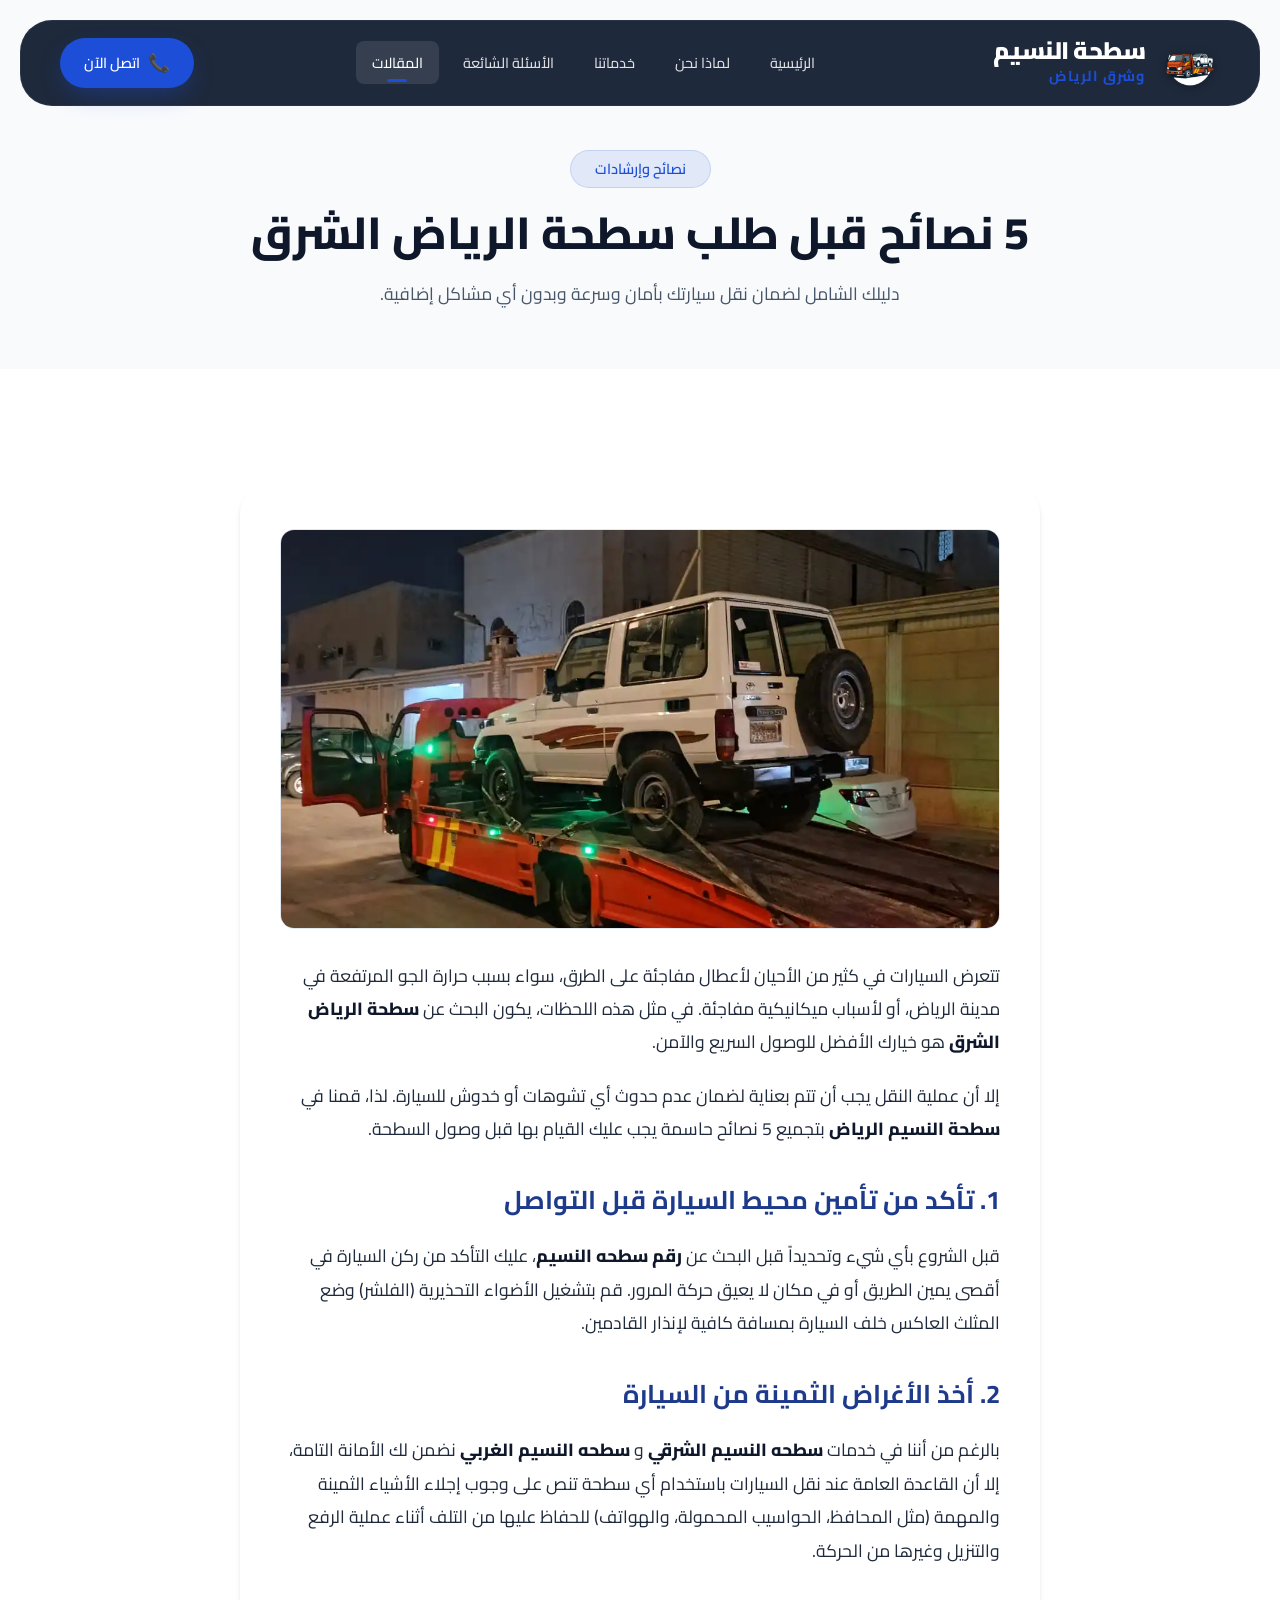
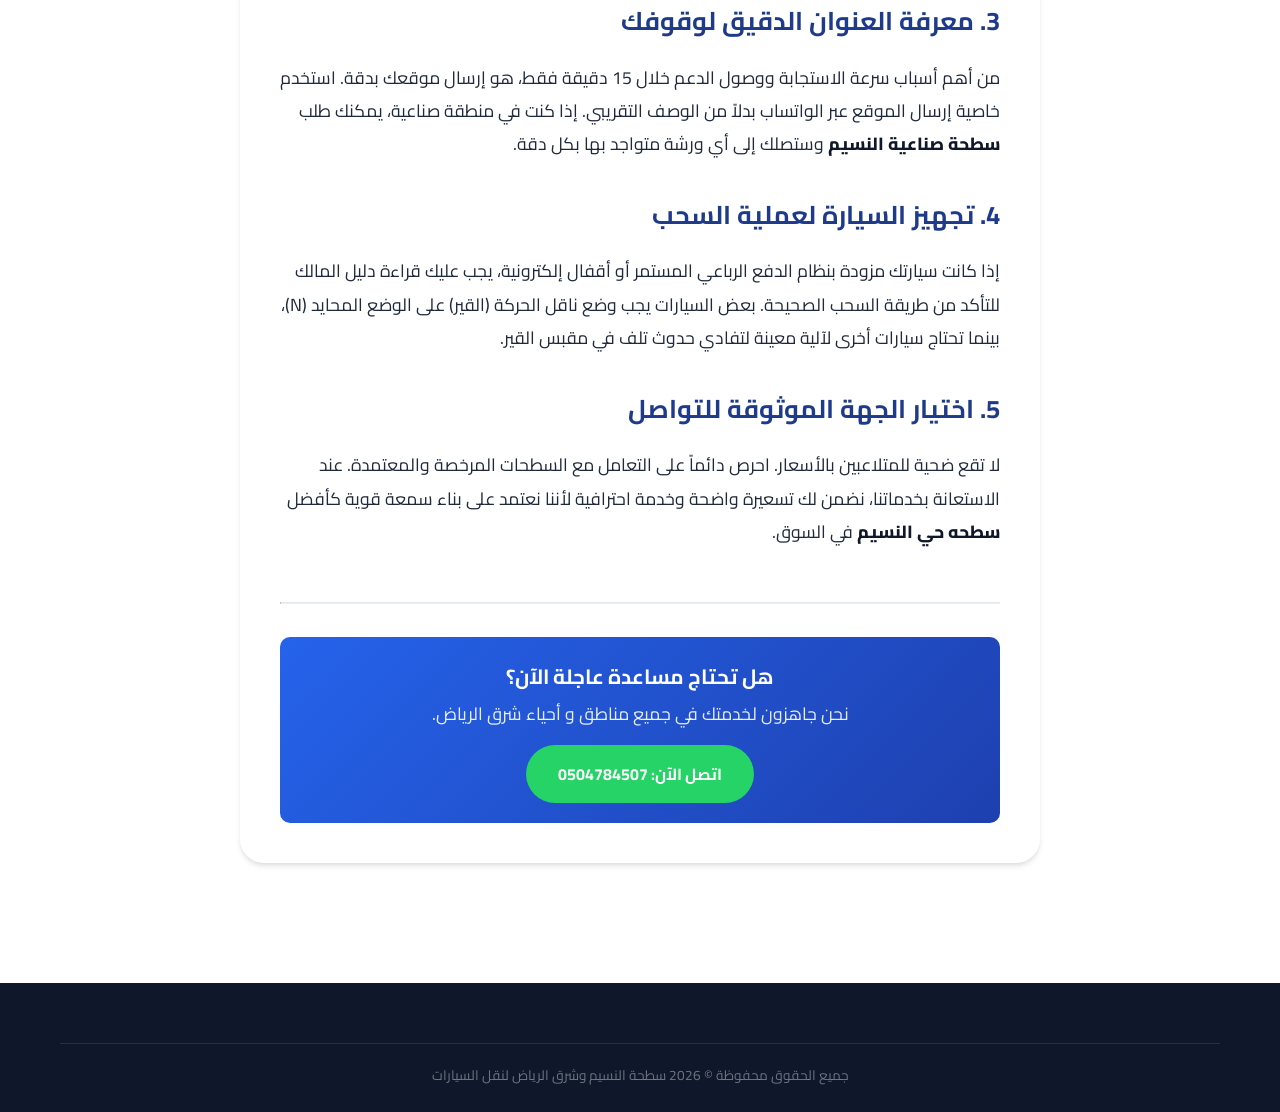
<file: 5-tips-before-towing.html>
<!DOCTYPE html>
<html lang="ar" dir="rtl">

<head>
    <meta charset="UTF-8">
    <meta name="viewport" content="width=device-width, initial-scale=1.0">
    <title>5 نصائح قبل طلب سطحة الرياض الشرق | سطحة النسيم</title>
    <link rel="icon" href="Assets/images/logo.png" type="image/png">
    <link rel="canonical" href="https://sharqsatha.com/5-tips-before-towing.html">

    <meta name="description"
        content="تعرف على 5 نصائح ذهبية يجب اتباعها قبل طلب سطحة الرياض الشرق لضمان سلامة سيارتك وتفادي الخدوش أثناء النقل في سطحه النسيم وأحياء الرياض المختلفة.">
    <meta name="keywords"
        content="سطحة الرياض الشرق, سطحة النسيم الرياض, سطحه النسيم الشرقي, سطحه النسيم الغربي, رقم سطحه النسيم, سطحة النسيم, سطحات شرق الرياض, نقل سيارات">
    
    <link rel="preconnect" href="https://fonts.googleapis.com">
    <link rel="preconnect" href="https://fonts.gstatic.com" crossorigin>
    <link href="https://fonts.googleapis.com/css2?family=Cairo:wght@400;500;700;800;900&family=Montserrat:wght@400;600;800&display=swap" rel="stylesheet">
    <link rel="stylesheet" href="style.css">
    <style>
        .article-main {
            max-width: 800px;
            margin: 0 auto;
            background: var(--white);
            padding: 40px;
            border-radius: var(--radius-lg);
            box-shadow: var(--shadow-sm);
            line-height: 1.9;
            font-size: 1.1rem;
            color: var(--gray-800);
        }
        .article-main h2 {
            font-size: 1.6rem;
            color: var(--primary-dark);
            margin-top: 30px;
            margin-bottom: 15px;
        }
        .article-main p {
            margin-bottom: 20px;
        }
        .article-main strong {
            color: var(--dark);
            font-weight: 800;
        }
        .internal-nav {
            background: var(--dark-2) !important;
        }
    </style>
</head>

<body>

    <!-- Navigation -->
    <nav id="navbar" class="navbar internal-nav">
        <div class="container nav-container">
            <a href="index.html" class="logo">
                <img src="Assets/images/logo.png" alt="شعار سطحة النسيم وشرق الرياض" class="logo-img">
                <div class="logo-text">
                    <span class="logo-main">سطحة النسيم</span>
                    <span class="logo-sub">وشرق الرياض</span>
                </div>
            </a>
            <ul class="nav-links" id="navLinks">
                <li><a href="index.html#home">الرئيسية</a></li>
                <li><a href="index.html#why-us">لماذا نحن</a></li>
                <li><a href="index.html#services">خدماتنا</a></li>
                <li><a href="index.html#faq">الأسئلة الشائعة</a></li>
                <li><a href="index.html#articles" class="active">المقالات</a></li>
            </ul>
            <a href="tel:0504784507" class="nav-cta">
                <span class="phone-icon">📞</span>
                اتصل الآن
            </a>
        </div>
    </nav>

    <!-- Article Header -->
    <header style="padding-top: 150px; background: var(--gray-100); padding-bottom: 60px; text-align: center;">
        <div class="container">
            <span class="section-badge">نصائح وإرشادات</span>
            <h1 class="section-title">5 نصائح قبل طلب سطحة الرياض الشرق</h1>
            <p class="section-desc" style="max-width: 700px; margin: 0 auto;">دليلك الشامل لضمان نقل سيارتك بأمان وسرعة وبدون أي مشاكل إضافية.</p>
        </div>
    </header>

    <!-- Article Body -->
    <main class="section" style="background: var(--gray-50);">
        <div class="container">
            <div class="article-main">
                <img src="Assets/images/WhatsApp Image 2026-03-23 at 1.47.34 PM.webp" alt="نصائح قبل طلب سطحة الرياض الشرق لنقل السيارات" style="width:100%; height:400px; object-fit:cover; border-radius:var(--radius-md); margin-bottom:30px; border:1px solid var(--gray-200);">
                <p>تتعرض السيارات في كثير من الأحيان لأعطال مفاجئة على الطرق، سواء بسبب حرارة الجو المرتفعة في مدينة الرياض، أو لأسباب ميكانيكية مفاجئة. في مثل هذه اللحظات، يكون البحث عن <strong>سطحة الرياض الشرق</strong> هو خيارك الأفضل للوصول السريع والآمن.</p>

                <p>إلا أن عملية النقل يجب أن تتم بعناية لضمان عدم حدوث أي تشوهات أو خدوش للسيارة. لذا، قمنا في <strong>سطحة النسيم الرياض</strong> بتجميع 5 نصائح حاسمة يجب عليك القيام بها قبل وصول السطحة.</p>

                <h2>1. تأكد من تأمين محيط السيارة قبل التواصل</h2>
                <p>قبل الشروع بأي شيء وتحديداً قبل البحث عن <strong>رقم سطحه النسيم</strong>، عليك التأكد من ركن السيارة في أقصى يمين الطريق أو في مكان لا يعيق حركة المرور. قم بتشغيل الأضواء التحذيرية (الفلشر) وضع المثلث العاكس خلف السيارة بمسافة كافية لإنذار القادمين.</p>

                <h2>2. أخذ الأغراض الثمينة من السيارة</h2>
                <p>بالرغم من أننا في خدمات <strong>سطحه النسيم الشرقي</strong> و <strong>سطحه النسيم الغربي</strong> نضمن لك الأمانة التامة، إلا أن القاعدة العامة عند نقل السيارات باستخدام أي سطحة تنص على وجوب إجلاء الأشياء الثمينة والمهمة (مثل المحافظ، الحواسيب المحمولة، والهواتف) للحفاظ عليها من التلف أثناء عملية الرفع والتنزيل وغيرها من الحركة.</p>

                <h2>3. معرفة العنوان الدقيق لوقوفك</h2>
                <p>من أهم أسباب سرعة الاستجابة ووصول الدعم خلال 15 دقيقة فقط، هو إرسال موقعك بدقة. استخدم خاصية إرسال الموقع عبر الواتساب بدلاً من الوصف التقريبي. إذا كنت في منطقة صناعية، يمكنك طلب <strong>سطحة صناعية النسيم</strong> وستصلك إلى أي ورشة متواجد بها بكل دقة.</p>

                <h2>4. تجهيز السيارة لعملية السحب</h2>
                <p>إذا كانت سيارتك مزودة بنظام الدفع الرباعي المستمر أو أقفال إلكترونية، يجب عليك قراءة دليل المالك للتأكد من طريقة السحب الصحيحة. بعض السيارات يجب وضع ناقل الحركة (القير) على الوضع المحايد (N)، بينما تحتاج سيارات أخرى لآلية معينة لتفادي حدوث تلف في مقبس القير.</p>

                <h2>5. اختيار الجهة الموثوقة للتواصل</h2>
                <p>لا تقع ضحية للمتلاعبين بالأسعار. احرص دائماً على التعامل مع السطحات المرخصة والمعتمدة. عند الاستعانة بخدماتنا، نضمن لك تسعيرة واضحة وخدمة احترافية لأننا نعتمد على بناء سمعة قوية كأفضل <strong>سطحه حي النسيم</strong> في السوق.</p>

                <br>
                <hr style="border-top:1px solid var(--gray-200);">
                <br>
                <div style="text-align:center; padding: 20px; background: var(--primary-gradient); border-radius:10px; color:var(--white);">
                    <h3>هل تحتاج مساعدة عاجلة الآن؟</h3>
                    <p style="color:rgba(255,255,255,0.9); margin-bottom:15px;">نحن جاهزون لخدمتك في جميع مناطق و أحياء شرق الرياض.</p>
                    <a href="tel:0504784507" class="btn btn-whatsapp" style="color:var(--white); box-shadow:none;">اتصل الآن: 0504784507</a>
                </div>
            </div>
        </div>
    </main>

    <!-- Footer -->
    <footer class="footer">
        <div class="container">
            <div class="footer-bottom" style="text-align:center; padding-top:20px; border-top: 1px solid rgba(255,255,255,0.1);">
                <p>جميع الحقوق محفوظة &copy; 2026 سطحة النسيم وشرق الرياض لنقل السيارات</p>
            </div>
        </div>
    </footer>

</body>
</html>
</file>
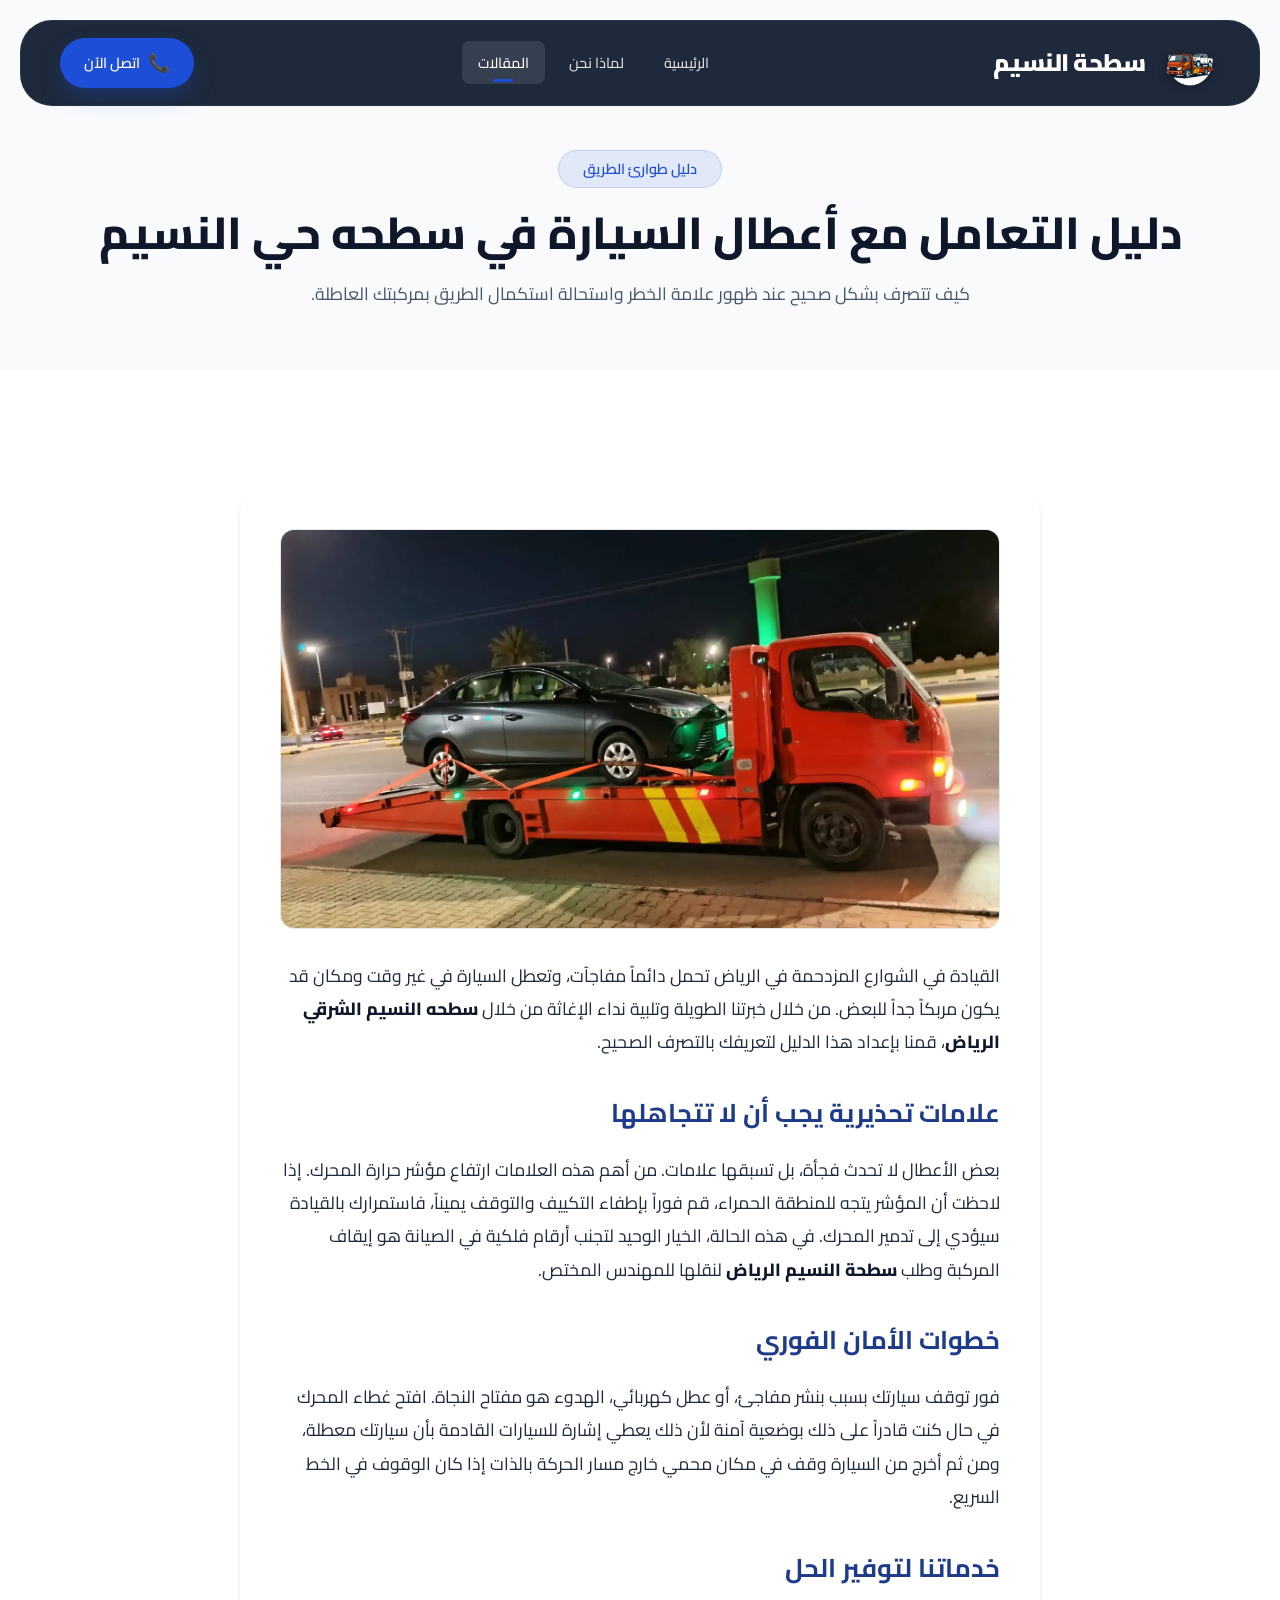
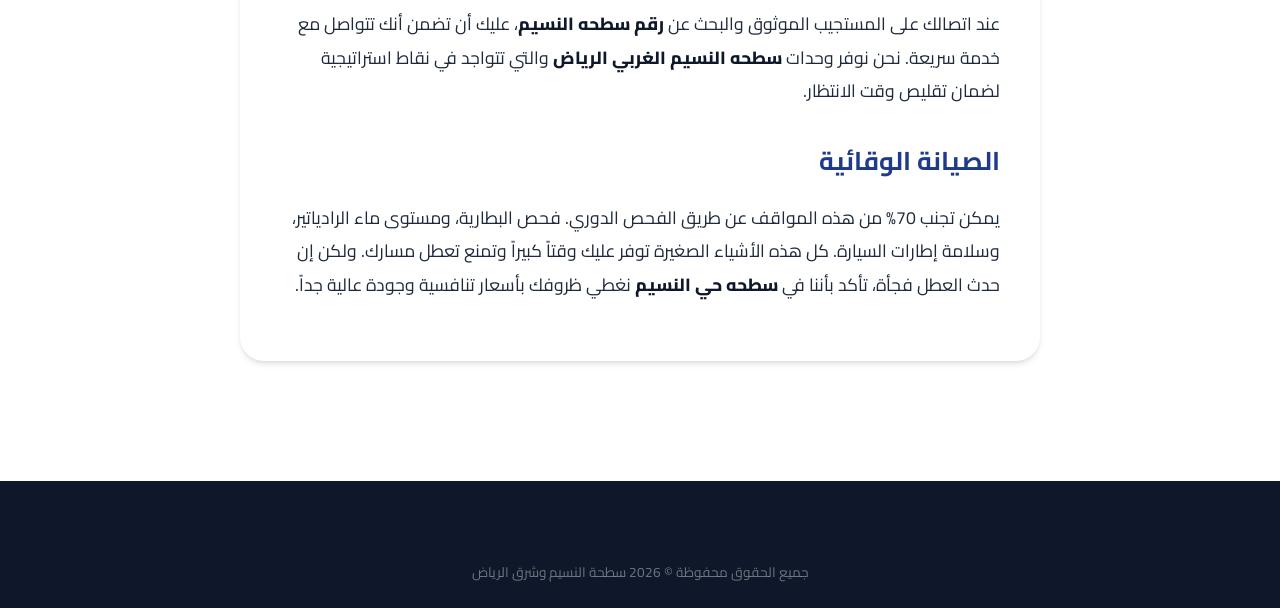
<file: car-breakdown-guide.html>
<!DOCTYPE html>
<html lang="ar" dir="rtl">

<head>
    <meta charset="UTF-8">
    <meta name="viewport" content="width=device-width, initial-scale=1.0">
    <title>دليل التعامل مع أعطال السيارة | سطحه حي النسيم</title>
    <link rel="icon" href="Assets/images/logo.png" type="image/png">
    <link rel="canonical" href="https://sharqsatha.com/car-breakdown-guide.html">

    <meta name="description"
        content="خطوات ودليل استرشادي لكيفية التصرف الصحيح عند تعطل سيارتك في الطريق العام، وكيفية تجهيز سيارتك ريثما تصلك سطحة النسيم الرياض.">
    <meta name="keywords"
        content="سطحه حي النسيم, سطحة النسيم الرياض, سطحه النسيم الغربي الرياض, سطحه النسيم الشرقي الرياض, مشاكل السيارة, تعطل السيارة في الطريق, رقم سطحه النسيم, سطحة">
    
    <link rel="preconnect" href="https://fonts.googleapis.com">
    <link rel="preconnect" href="https://fonts.gstatic.com" crossorigin>
    <link href="https://fonts.googleapis.com/css2?family=Cairo:wght@400;500;700;800;900&family=Montserrat:wght@400;600;800&display=swap" rel="stylesheet">
    <link rel="stylesheet" href="style.css">
    <style>
        .article-main {
            max-width: 800px;
            margin: 0 auto;
            background: var(--white);
            padding: 40px;
            border-radius: var(--radius-lg);
            box-shadow: var(--shadow-sm);
            line-height: 1.9;
            font-size: 1.1rem;
            color: var(--gray-800);
        }
        .article-main h2 {
            font-size: 1.6rem;
            color: var(--primary-dark);
            margin-top: 30px;
            margin-bottom: 15px;
        }
        .article-main p {
            margin-bottom: 20px;
        }
        .article-main strong {
            color: var(--dark);
            font-weight: 800;
        }
        .internal-nav {
            background: var(--dark-2) !important;
        }
    </style>
</head>

<body>

    <nav id="navbar" class="navbar internal-nav">
        <div class="container nav-container">
            <a href="index.html" class="logo">
                <img src="Assets/images/logo.png" alt="شعار سطحة النسيم" class="logo-img">
                <div class="logo-text">
                    <span class="logo-main">سطحة النسيم</span>
                </div>
            </a>
            <ul class="nav-links" id="navLinks">
                <li><a href="index.html#home">الرئيسية</a></li>
                <li><a href="index.html#why-us">لماذا نحن</a></li>
                <li><a href="index.html#articles" class="active">المقالات</a></li>
            </ul>
            <a href="tel:0504784507" class="nav-cta">
                <span class="phone-icon">📞</span>
                اتصل الآن
            </a>
        </div>
    </nav>

    <header style="padding-top: 150px; background: var(--gray-100); padding-bottom: 60px; text-align: center;">
        <div class="container">
            <span class="section-badge">دليل طوارئ الطريق</span>
            <h1 class="section-title">دليل التعامل مع أعطال السيارة في سطحه حي النسيم</h1>
            <p class="section-desc" style="max-width: 700px; margin: 0 auto;">كيف تتصرف بشكل صحيح عند ظهور علامة الخطر واستحالة استكمال الطريق بمركبتك العاطلة.</p>
        </div>
    </header>

    <main class="section" style="background: var(--gray-50);">
        <div class="container">
            <div class="article-main">
                <img src="Assets/images/WhatsApp Image 2026-03-23 at 1.47.29 PM.webp" alt="دليل التعامل مع أعطال السيارة وتجهيزها لسحب سطحه حي النسيم" style="width:100%; height:400px; object-fit:cover; border-radius:var(--radius-md); margin-bottom:30px; border:1px solid var(--gray-200);">
                <p>القيادة في الشوارع المزدحمة في الرياض تحمل دائماً مفاجآت، وتعطل السيارة في غير وقت ومكان قد يكون مربكاً جداً للبعض. من خلال خبرتنا الطويلة وتلبية نداء الإغاثة من خلال <strong>سطحه النسيم الشرقي الرياض</strong>، قمنا بإعداد هذا الدليل لتعريفك بالتصرف الصحيح.</p>

                <h2>علامات تحذيرية يجب أن لا تتجاهلها</h2>
                <p>بعض الأعطال لا تحدث فجأة، بل تسبقها علامات. من أهم هذه العلامات ارتفاع مؤشر حرارة المحرك. إذا لاحظت أن المؤشر يتجه للمنطقة الحمراء، قم فوراً بإطفاء التكييف والتوقف يميناً، فاستمرارك بالقيادة سيؤدي إلى تدمير المحرك. في هذه الحالة، الخيار الوحيد لتجنب أرقام فلكية في الصيانة هو إيقاف المركبة وطلب <strong>سطحة النسيم الرياض</strong> لنقلها للمهندس المختص.</p>

                <h2>خطوات الأمان الفوري</h2>
                <p>فور توقف سيارتك بسبب بنشر مفاجئ، أو عطل كهربائي، الهدوء هو مفتاح النجاة. افتح غطاء المحرك في حال كنت قادراً على ذلك بوضعية آمنة لأن ذلك يعطي إشارة للسيارات القادمة بأن سيارتك معطلة، ومن ثم أخرج من السيارة وقف في مكان محمي خارج مسار الحركة بالذات إذا كان الوقوف في الخط السريع.</p>

                <h2>خدماتنا لتوفير الحل</h2>
                <p>عند اتصالك على المستجيب الموثوق والبحث عن <strong>رقم سطحه النسيم</strong>، عليك أن تضمن أنك تتواصل مع خدمة سريعة. نحن نوفر وحدات <strong>سطحه النسيم الغربي الرياض</strong> والتي تتواجد في نقاط استراتيجية لضمان تقليص وقت الانتظار.</p>

                <h2>الصيانة الوقائية</h2>
                <p>يمكن تجنب 70% من هذه المواقف عن طريق الفحص الدوري. فحص البطارية، ومستوى ماء الرادياتير، وسلامة إطارات السيارة. كل هذه الأشياء الصغيرة توفر عليك وقتاً كبيراً وتمنع تعطل مسارك. ولكن إن حدث العطل فجأة، تأكد بأننا في <strong>سطحه حي النسيم</strong> نغطي ظروفك بأسعار تنافسية وجودة عالية جداً.</p>

            </div>
        </div>
    </main>

    <footer class="footer">
        <div class="container">
            <div class="footer-bottom" style="text-align:center; padding-top:20px;">
                <p>جميع الحقوق محفوظة &copy; 2026 سطحة النسيم وشرق الرياض</p>
            </div>
        </div>
    </footer>

</body>
</html>
</file>
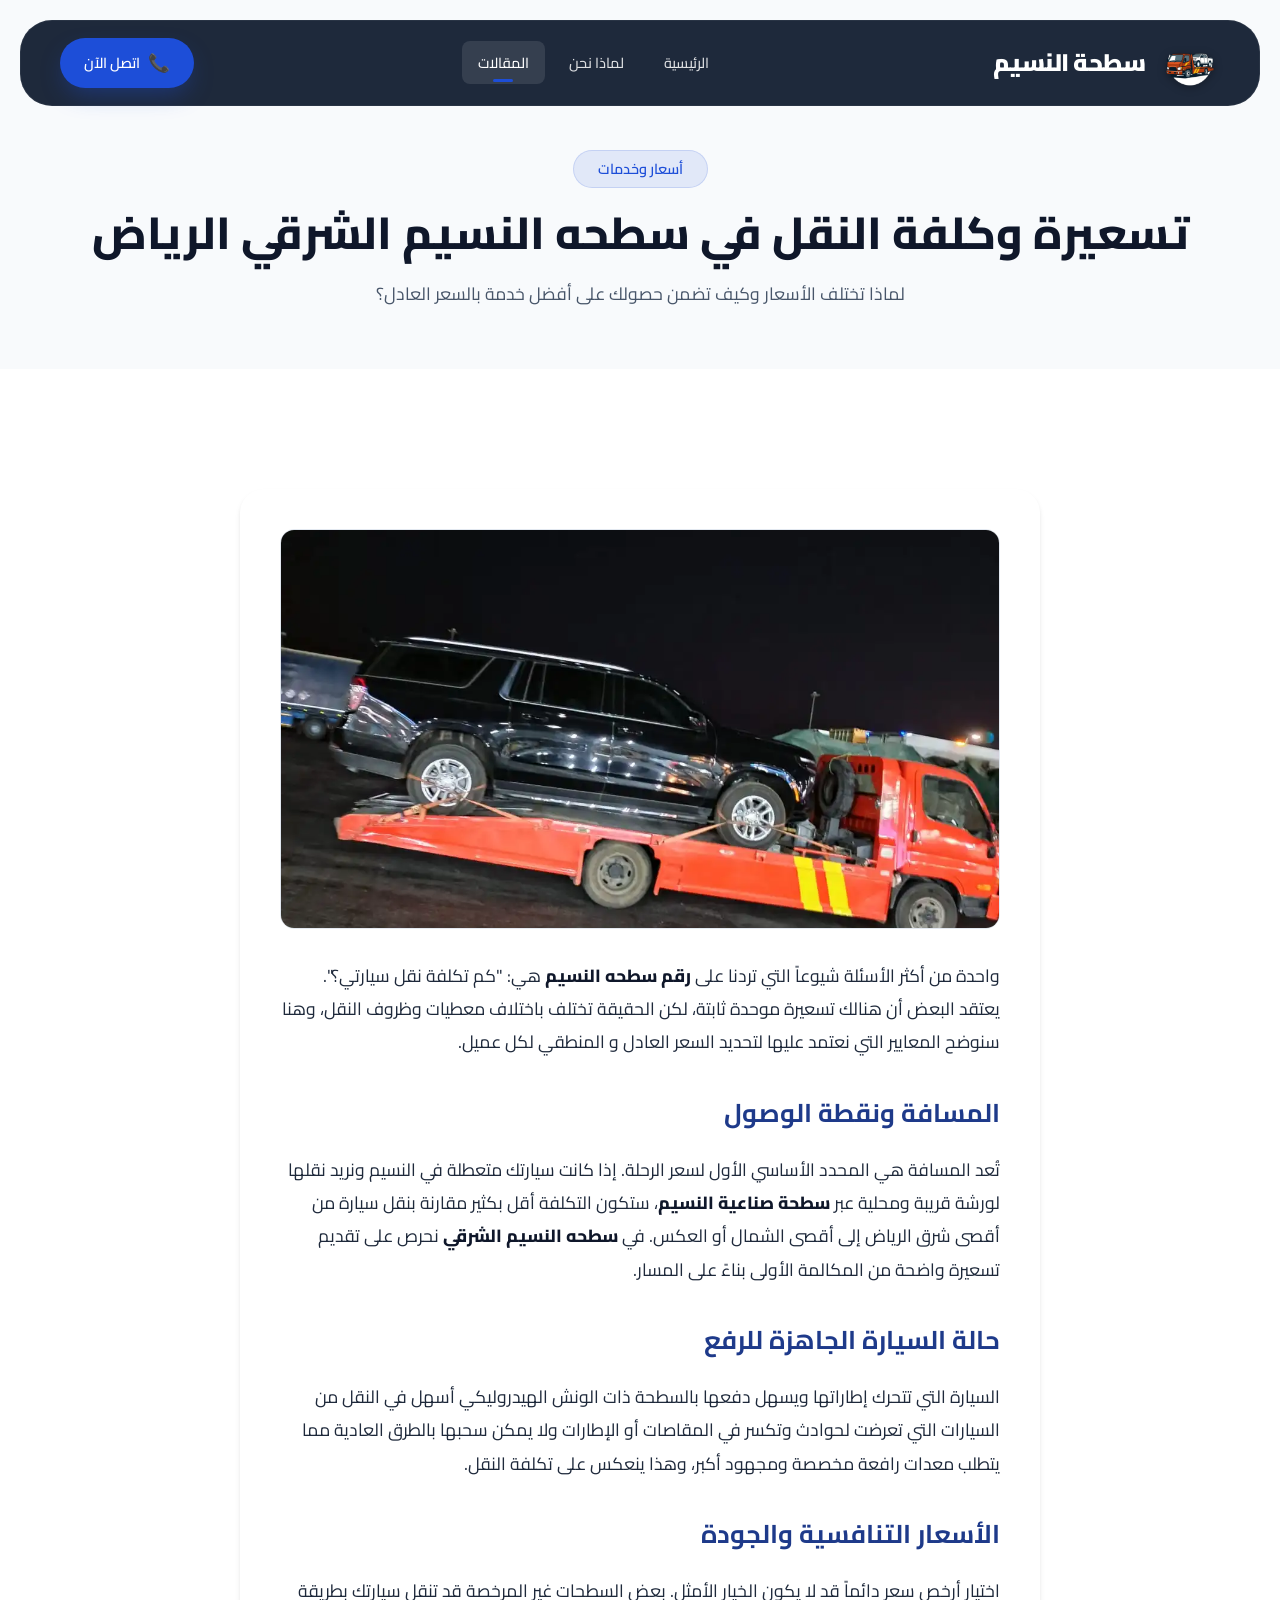
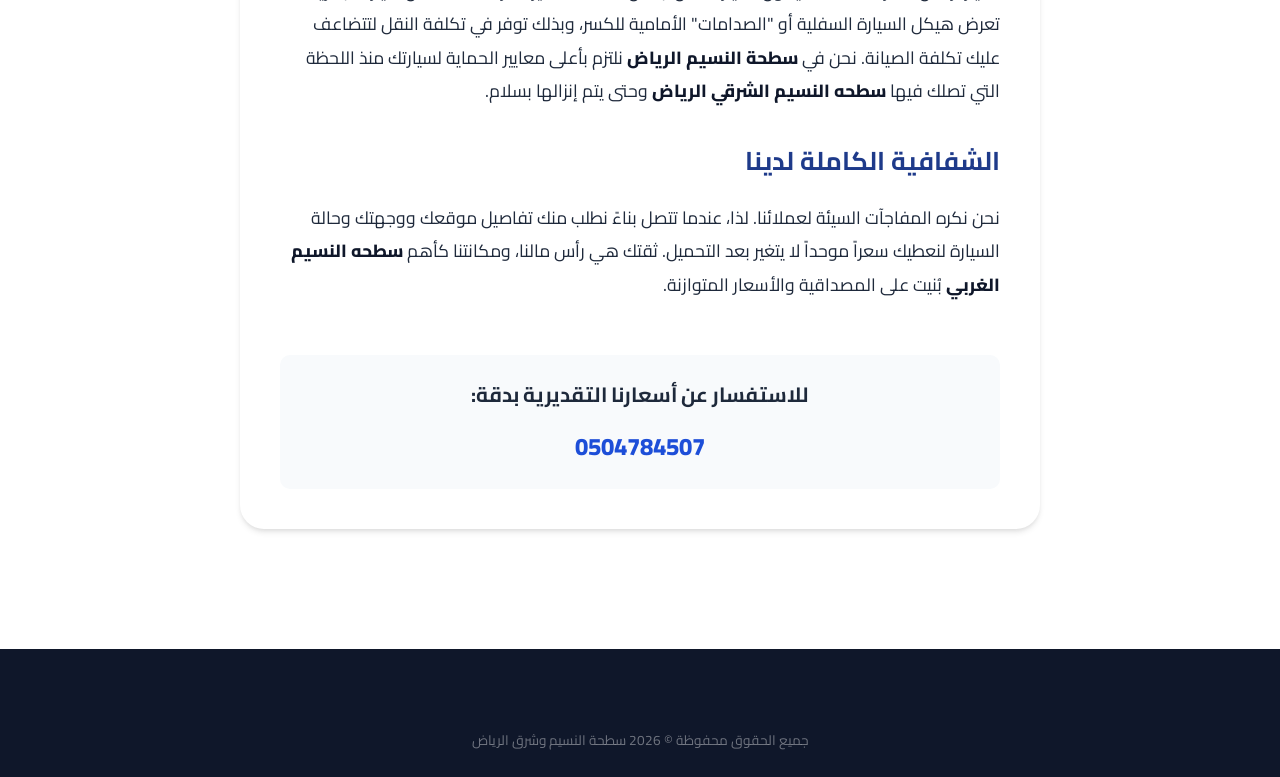
<file: towing-prices-riyadh.html>
<!DOCTYPE html>
<html lang="ar" dir="rtl">

<head>
    <meta charset="UTF-8">
    <meta name="viewport" content="width=device-width, initial-scale=1.0">
    <title>تسعيرة وكلفة النقل في سطحه النسيم الشرقي الرياض</title>
    <link rel="icon" href="Assets/images/logo.png" type="image/png">
    <link rel="canonical" href="https://sharqsatha.com/towing-prices-riyadh.html">

    <meta name="description"
        content="تعرف على العوامل التي تؤثر على أسعار نقل السيارات، وكيف نحرص في سطحة النسيم الرياض على تقديم أفضل سعر في السوق بلا أي رسوم مخفية.">
    <meta name="keywords"
        content="تسعيرة سطحة, اسعار سطحات الرياض, سطحه النسيم الشرقي, سطحة النسيم الرياض, رقم سطحه النسيم, سطحة صناعية النسيم, سطحه النسيم الشرقي الرياض">
    
    <link rel="preconnect" href="https://fonts.googleapis.com">
    <link rel="preconnect" href="https://fonts.gstatic.com" crossorigin>
    <link href="https://fonts.googleapis.com/css2?family=Cairo:wght@400;500;700;800;900&family=Montserrat:wght@400;600;800&display=swap" rel="stylesheet">
    <link rel="stylesheet" href="style.css">
    <style>
        .article-main {
            max-width: 800px;
            margin: 0 auto;
            background: var(--white);
            padding: 40px;
            border-radius: var(--radius-lg);
            box-shadow: var(--shadow-sm);
            line-height: 1.9;
            font-size: 1.1rem;
            color: var(--gray-800);
        }
        .article-main h2 {
            font-size: 1.6rem;
            color: var(--primary-dark);
            margin-top: 30px;
            margin-bottom: 15px;
        }
        .article-main p {
            margin-bottom: 20px;
        }
        .article-main strong {
            color: var(--dark);
            font-weight: 800;
        }
        .internal-nav {
            background: var(--dark-2) !important;
        }
    </style>
</head>

<body>

    <nav id="navbar" class="navbar internal-nav">
        <div class="container nav-container">
            <a href="index.html" class="logo">
                <img src="Assets/images/logo.png" alt="شعار سطحة النسيم" class="logo-img">
                <div class="logo-text">
                    <span class="logo-main">سطحة النسيم</span>
                </div>
            </a>
            <ul class="nav-links" id="navLinks">
                <li><a href="index.html#home">الرئيسية</a></li>
                <li><a href="index.html#why-us">لماذا نحن</a></li>
                <li><a href="index.html#articles" class="active">المقالات</a></li>
            </ul>
            <a href="tel:0504784507" class="nav-cta">
                <span class="phone-icon">📞</span>
                اتصل الآن
            </a>
        </div>
    </nav>

    <header style="padding-top: 150px; background: var(--gray-100); padding-bottom: 60px; text-align: center;">
        <div class="container">
            <span class="section-badge">أسعار وخدمات</span>
            <h1 class="section-title">تسعيرة وكلفة النقل في سطحه النسيم الشرقي الرياض</h1>
            <p class="section-desc" style="max-width: 700px; margin: 0 auto;">لماذا تختلف الأسعار وكيف تضمن حصولك على أفضل خدمة بالسعر العادل؟</p>
        </div>
    </header>

    <main class="section" style="background: var(--gray-50);">
        <div class="container">
            <div class="article-main">
                <img src="Assets/images/WhatsApp Image 2026-03-23 at 1.47.31 PM(1).webp" alt="تكلفة واسعار السطحات في النسيم وشرق الرياض" style="width:100%; height:400px; object-fit:cover; border-radius:var(--radius-md); margin-bottom:30px; border:1px solid var(--gray-200);">
                <p>واحدة من أكثر الأسئلة شيوعاً التي تردنا على <strong>رقم سطحه النسيم</strong> هي: "كم تكلفة نقل سيارتي؟". يعتقد البعض أن هنالك تسعيرة موحدة ثابتة، لكن الحقيقة تختلف باختلاف معطيات وظروف النقل، وهنا سنوضح المعايير التي نعتمد عليها لتحديد السعر العادل و المنطقي لكل عميل.</p>

                <h2>المسافة ونقطة الوصول</h2>
                <p>تُعد المسافة هي المحدد الأساسي الأول لسعر الرحلة. إذا كانت سيارتك متعطلة في النسيم ونريد نقلها لورشة قريبة ومحلية عبر <strong>سطحة صناعية النسيم</strong>، ستكون التكلفة أقل بكثير مقارنة بنقل سيارة من أقصى شرق الرياض إلى أقصى الشمال أو العكس. في <strong>سطحه النسيم الشرقي</strong> نحرص على تقديم تسعيرة واضحة من المكالمة الأولى بناءً على المسار.</p>

                <h2>حالة السيارة الجاهزة للرفع</h2>
                <p>السيارة التي تتحرك إطاراتها ويسهل دفعها بالسطحة ذات الونش الهيدروليكي أسهل في النقل من السيارات التي تعرضت لحوادث وتكسر في المقاصات أو الإطارات ولا يمكن سحبها بالطرق العادية مما يتطلب معدات رافعة مخصصة ومجهود أكبر، وهذا ينعكس على تكلفة النقل.</p>

                <h2>الأسعار التنافسية والجودة</h2>
                <p>اختيار أرخص سعر دائماً قد لا يكون الخيار الأمثل. بعض السطحات غير المرخصة قد تنقل سيارتك بطريقة تعرض هيكل السيارة السفلية أو "الصدامات" الأمامية للكسر، وبذلك توفر في تكلفة النقل لتتضاعف عليك تكلفة الصيانة. نحن في <strong>سطحة النسيم الرياض</strong> نلتزم بأعلى معايير الحماية لسيارتك منذ اللحظة التي تصلك فيها <strong>سطحه النسيم الشرقي الرياض</strong> وحتى يتم إنزالها بسلام.</p>

                <h2>الشفافية الكاملة لدينا</h2>
                <p>نحن نكره المفاجآت السيئة لعملائنا. لذا، عندما تتصل بناءً نطلب منك تفاصيل موقعك ووجهتك وحالة السيارة لنعطيك سعراً موحداً لا يتغير بعد التحميل. ثقتك هي رأس مالنا، ومكانتنا كأهم <strong>سطحه النسيم الغربي</strong> بُنيت على المصداقية والأسعار المتوازنة.</p>
                
                <br>
                <div style="text-align:center; padding: 20px; background: var(--gray-100); border-radius:10px;">
                    <h3>للاستفسار عن أسعارنا التقديرية بدقة:</h3>
                    <a href="tel:0504784507" style="color:var(--primary); font-size:1.5rem; font-weight:800; display:block; margin-top:10px;">0504784507</a>
                </div>
            </div>
        </div>
    </main>

    <footer class="footer">
        <div class="container">
            <div class="footer-bottom" style="text-align:center; padding-top:20px;">
                <p>جميع الحقوق محفوظة &copy; 2026 سطحة النسيم وشرق الرياض</p>
            </div>
        </div>
    </footer>

</body>
</html>
</file>
<file: style.css>
/* ============================================
   سطحة النسيم وشرق الرياض - Professional Tow Truck Website
   ============================================ */

/* CSS Variables & Design Tokens */
:root {
    /* Primary Colors - Deep Ocean Blue */
    --primary: #1D4ED8;
    --primary-dark: #1E3A8A;
    --primary-light: #3B82F6;
    --primary-gradient: linear-gradient(135deg, #2563EB, #1E40AF);
    
    /* Accents - Amber Gold */
    --accent: #F59E0B;
    --accent-dark: #D97706;
    --accent-light: #FCD34D;
    
    /* Neutrals - Clean Slate Grays */
    --dark: #0F172A;
    --dark-2: #1E293B;
    --dark-3: #334155;
    --gray-900: #0F172A;
    --gray-800: #1E293B;
    --gray-700: #334155;
    --gray-600: #475569;
    --gray-500: #64748B;
    --gray-400: #94A3B8;
    --gray-300: #CBD5E1;
    --gray-200: #E2E8F0;
    --gray-100: #F8FAFC;
    --white: #FFFFFF;
    
    /* WhatsApp */
    --whatsapp: #25D366;
    --whatsapp-dark: #128C7E;
    
    /* Premium Shadows & Glows */
    --shadow-sm: 0 4px 6px -1px rgba(0, 0, 0, 0.1), 0 2px 4px -1px rgba(0, 0, 0, 0.06);
    --shadow-md: 0 10px 15px -3px rgba(0, 0, 0, 0.1), 0 4px 6px -2px rgba(0, 0, 0, 0.05);
    --shadow-lg: 0 20px 25px -5px rgba(0, 0, 0, 0.1), 0 10px 10px -5px rgba(0, 0, 0, 0.04);
    --shadow-primary: 0 10px 25px -5px rgba(29, 78, 216, 0.4);
    --shadow-whatsapp: 0 10px 25px -5px rgba(37, 211, 102, 0.3);
    
    /* Typography - Updated to Cairo (Arabic) and Montserrat (Latin/Numbers) */
    --font-family: 'Cairo', 'Montserrat', sans-serif;
    
    /* Spacing */
    --section-padding: 120px 0;
    
    /* Border Radius */
    --radius-sm: 8px;
    --radius-md: 14px;
    --radius-lg: 24px;
    --radius-xl: 32px;
    --radius-full: 9999px;
    
    /* Transitions */
    --transition: all 0.4s cubic-bezier(0.4, 0, 0.2, 1);
    --transition-slow: all 0.7s cubic-bezier(0.4, 0, 0.2, 1);
}

/* Reset & Base */
*,
*::before,
*::after {
    margin: 0;
    padding: 0;
    box-sizing: border-box;
}

html {
    scroll-behavior: smooth;
    font-size: 16px;
}

body {
    font-family: var(--font-family);
    color: var(--gray-800);
    background: var(--white);
    line-height: 1.7;
    overflow-x: hidden;
}

img {
    max-width: 100%;
    height: auto;
    display: block;
}

a {
    text-decoration: none;
    color: inherit;
    transition: var(--transition);
}

ul {
    list-style: none;
}

.container {
    max-width: 1200px;
    margin: 0 auto;
    padding: 0 20px;
}

.section {
    padding: var(--section-padding);
    position: relative;
}

/* ==================== NAVBAR ==================== */
.navbar {
    position: fixed;
    top: 20px;
    left: 20px;
    right: 20px;
    z-index: 1000;
    padding: 12px 0;
    transition: var(--transition);
    background: rgba(10, 10, 11, 0.3);
    backdrop-filter: blur(8px);
    -webkit-backdrop-filter: blur(8px);
    border-radius: var(--radius-xl);
    border: 1px solid rgba(255, 255, 255, 0.05);
}

.navbar.scrolled {
    background: rgba(10, 10, 11, 0.85);
    backdrop-filter: blur(20px);
    -webkit-backdrop-filter: blur(20px);
    padding: 10px 0;
    box-shadow: var(--shadow-lg);
    border-color: rgba(29, 78, 216, 0.2);
    top: 0;
    left: 0;
    right: 0;
    border-radius: 0;
}

.nav-container {
    display: flex;
    align-items: center;
    justify-content: space-between;
}

.logo {
    display: flex;
    align-items: center;
    gap: 15px; /* Increased gap */
    z-index: 1001;
}

.logo-img {
    height: 60px; /* Increased from 48px */
    width: auto;
    object-fit: contain;
    filter: drop-shadow(0 2px 4px rgba(0,0,0,0.3));
}

.logo-text {
    display: flex;
    flex-direction: column;
}

.logo-main {
    font-size: 1.5rem; /* Increased from 1.3rem */
    font-weight: 900;
    color: var(--white);
    line-height: 1.1;
    letter-spacing: -0.5px;
}

.logo-sub {
    font-size: 0.9rem; /* Increased from 0.8rem */
    color: var(--primary);
    font-weight: 700;
    text-transform: uppercase;
    letter-spacing: 1px;
}

.nav-links {
    display: flex;
    gap: 8px;
}

.nav-links a {
    color: rgba(255, 255, 255, 0.85);
    padding: 8px 16px;
    border-radius: var(--radius-sm);
    font-weight: 500;
    font-size: 0.9rem;
    transition: var(--transition);
    position: relative;
}

.nav-links a:hover,
.nav-links a.active {
    color: var(--white);
    background: rgba(255, 255, 255, 0.1);
}

.nav-links a.active::after {
    content: '';
    position: absolute;
    bottom: 2px;
    right: 50%;
    transform: translateX(50%);
    width: 20px;
    height: 3px;
    background: var(--primary);
    border-radius: 10px;
}

.nav-cta {
    display: flex;
    align-items: center;
    gap: 8px;
    background: var(--primary);
    color: var(--white);
    padding: 10px 24px;
    border-radius: var(--radius-xl);
    font-weight: 600;
    font-size: 0.9rem;
    transition: var(--transition);
    box-shadow: var(--shadow-primary);
}

.nav-cta:hover {
    background: var(--primary-dark);
    transform: translateY(-2px);
    box-shadow: 0 12px 35px rgba(29, 78, 216, 0.4);
}

.phone-icon {
    font-size: 1.1rem;
}

.hamburger {
    display: none;
    flex-direction: column;
    gap: 5px;
    background: none;
    border: none;
    cursor: pointer;
    z-index: 1001;
    padding: 5px;
}

.hamburger span {
    display: block;
    width: 28px;
    height: 3px;
    background: var(--white);
    border-radius: 10px;
    transition: var(--transition);
}

.hamburger.active span:nth-child(1) {
    transform: rotate(45deg) translate(6px, 6px);
}

.hamburger.active span:nth-child(2) {
    opacity: 0;
}

.hamburger.active span:nth-child(3) {
    transform: rotate(-45deg) translate(6px, -6px);
}

/* ==================== HERO ==================== */
.hero {
    position: relative;
    min-height: 100vh;
    display: flex;
    align-items: center;
    justify-content: center;
    overflow: hidden;
    padding-top: 100px;
    padding-bottom: 40px;
}

.hero-slider {
    position: absolute;
    inset: 0;
    z-index: 0;
}

.hero-slide {
    position: absolute;
    inset: 0;
    background-size: cover;
    background-position: center;
    background-repeat: no-repeat;
    opacity: 0;
    transition: opacity 1.5s ease-in-out;
    transform: scale(1.05);
}

.hero-slide.active {
    opacity: 1;
    animation: heroZoom 8s ease-in-out forwards;
}

@keyframes heroZoom {
    0% { transform: scale(1.05); }
    100% { transform: scale(1.15); }
}

.hero-overlay {
    position: absolute;
    inset: 0;
    background: linear-gradient(
        180deg,
        rgba(26, 26, 46, 0.7) 0%,
        rgba(26, 26, 46, 0.5) 40%,
        rgba(26, 26, 46, 0.8) 100%
    );
    z-index: 1;
}

.hero-content {
    position: relative;
    z-index: 2;
    text-align: right;
    max-width: 1200px;
    width: 100%;
    margin: 0 auto;
    padding: 20px;
    background: transparent;
    backdrop-filter: none;
    -webkit-backdrop-filter: none;
    border: none;
    display: flex;
    align-items: center;
    justify-content: space-between;
    gap: 40px;
    animation: fadeIn 1s ease both;
}

@media (max-width: 992px) {
    .hero-content {
        flex-direction: column;
        text-align: center;
        gap: 20px;
        padding-top: 50px;
    }
}

.hero-text-side {
    flex: 1;
    max-width: 650px;
}

.hero-action-side {
    flex: 1;
    display: flex;
    flex-direction: column;
    align-items: flex-end;
    gap: 40px;
}

@media (max-width: 992px) {
    .hero-action-side {
        align-items: center;
        width: 100%;
    }
}

@keyframes fadeIn {
    from { opacity: 0; transform: translateY(20px); }
    to { opacity: 1; transform: translateY(0); }
}

.hero-badge {
    display: inline-flex;
    align-items: center;
    gap: 8px;
    background: rgba(255, 255, 255, 0.1);
    backdrop-filter: blur(10px);
    padding: 8px 24px;
    border-radius: var(--radius-xl);
    color: var(--accent-light);
    font-size: 0.9rem;
    font-weight: 500;
    margin-bottom: 24px;
    border: 1px solid rgba(255, 255, 255, 0.15);
    animation: fadeInDown 0.8s ease forwards;
}

.hero h1 {
    font-size: clamp(2.5rem, 6vw, 4.5rem);
    font-weight: 900;
    color: var(--white);
    line-height: 1.1;
    margin-bottom: 24px;
    text-shadow: 0 4px 12px rgba(0, 0, 0, 0.4);
    animation: fadeInUp 0.8s ease 0.2s both;
}

.hero-highlight {
    background: linear-gradient(135deg, var(--primary-light), #60A5FA);
    -webkit-background-clip: text;
    -webkit-text-fill-color: transparent;
    background-clip: text;
}

.hero-desc {
    font-size: clamp(1rem, 2vw, 1.25rem);
    color: rgba(255, 255, 255, 0.8);
    max-width: 600px;
    margin: 0 0 36px 0;
    line-height: 1.8;
    animation: fadeInUp 0.8s ease 0.4s both;
}

@media (max-width: 992px) {
    .hero-desc {
        margin: 0 auto 36px;
    }
}

.hero-actions {
    display: flex;
    gap: 16px;
    justify-content: flex-end;
    flex-wrap: wrap;
    margin-bottom: 0px;
    animation: fadeInUp 0.8s ease 0.6s both;
}

@media (max-width: 992px) {
    .hero-actions {
        justify-content: center;
    }
}

/* Buttons */
.btn {
    display: inline-flex;
    align-items: center;
    gap: 10px;
    padding: 14px 32px;
    border-radius: var(--radius-xl);
    font-family: var(--font-family);
    font-weight: 700;
    font-size: 1rem;
    transition: var(--transition);
    cursor: pointer;
    border: none;
    position: relative;
    overflow: hidden;
}

.btn::before {
    content: '';
    position: absolute;
    inset: 0;
    background: linear-gradient(45deg, transparent, rgba(255,255,255,0.15), transparent);
    transform: translateX(-100%);
    transition: transform 0.6s ease;
}

.btn:hover::before {
    transform: translateX(100%);
}

.btn-primary {
    background: var(--primary-gradient);
    color: var(--white);
    box-shadow: var(--shadow-primary);
}

.btn-primary:hover {
    transform: translateY(-3px);
    box-shadow: 0 12px 40px rgba(29, 78, 216, 0.4);
}

.btn-whatsapp {
    background: var(--whatsapp);
    color: var(--white);
    box-shadow: var(--shadow-whatsapp);
}

.btn-whatsapp:hover {
    background: var(--whatsapp-dark);
    transform: translateY(-3px);
    box-shadow: 0 12px 40px rgba(37, 211, 102, 0.4);
}

.btn-lg {
    padding: 16px 40px;
    font-size: 1.1rem;
}

.btn-icon {
    font-size: 1.3rem;
}

.btn-number {
    direction: ltr;
    font-weight: 600;
}

/* Hero Stats */
.hero-stats {
    display: flex;
    align-items: center;
    justify-content: flex-end;
    gap: 40px;
    animation: fadeInUp 0.8s ease 0.8s both;
}

@media (max-width: 992px) {
    .hero-stats {
        justify-content: center;
        flex-wrap: wrap;
    }
}

.stat-item {
    text-align: center;
}

.stat-number {
    display: block;
    font-size: 2.5rem;
    font-weight: 900;
    color: var(--white);
    line-height: 1;
    margin-bottom: 4px;
}

.stat-label {
    font-size: 0.85rem;
    color: rgba(255, 255, 255, 0.7);
    font-weight: 400;
}

.stat-divider {
    width: 1px;
    height: 50px;
    background: rgba(255, 255, 255, 0.2);
}

/* Hero Scroll Indicator */
.hero-scroll {
    position: absolute;
    bottom: 30px;
    left: 50%;
    transform: translateX(-50%);
    z-index: 2;
    text-align: center;
}

.hero-scroll a {
    display: flex;
    flex-direction: column;
    align-items: center;
    gap: 8px;
    color: rgba(255, 255, 255, 0.6);
    font-size: 0.8rem;
    transition: var(--transition);
}

.hero-scroll a:hover {
    color: var(--white);
}

.scroll-arrow {
    animation: bounce 2s infinite;
}

@keyframes bounce {
    0%, 20%, 50%, 80%, 100% { transform: translateY(0); }
    40% { transform: translateY(10px); }
    60% { transform: translateY(5px); }
}

/* ==================== SECTION HEADERS ==================== */
.section-header {
    text-align: center;
    margin-bottom: 60px;
}

.section-badge {
    display: inline-block;
    background: rgba(29, 78, 216, 0.1);
    color: var(--primary);
    padding: 6px 24px;
    border-radius: var(--radius-xl);
    font-size: 0.9rem;
    font-weight: 600;
    margin-bottom: 16px;
    border: 1px solid rgba(29, 78, 216, 0.15);
}

.section-badge.light {
    background: rgba(255, 255, 255, 0.1);
    color: var(--accent-light);
    border-color: rgba(255, 255, 255, 0.15);
}

.section-title {
    font-size: clamp(1.8rem, 4vw, 2.8rem);
    font-weight: 800;
    color: var(--dark);
    margin-bottom: 16px;
    line-height: 1.3;
}

.section-header.light .section-title {
    color: var(--white);
}

.section-desc {
    font-size: 1.1rem;
    color: var(--gray-600);
    max-width: 600px;
    margin: 0 auto;
}

.section-header.light .section-desc {
    color: rgba(255, 255, 255, 0.7);
}

/* ==================== SERVICES ==================== */
.services {
    background: var(--gray-100);
}

.services-grid {
    display: grid;
    grid-template-columns: repeat(2, 1fr);
    gap: 30px;
}
@media (max-width: 992px) {
    .services-grid { grid-template-columns: 1fr; }
}

.service-card {
    background: var(--white);
    border-radius: var(--radius-xl);
    padding: 30px;
    text-align: right;
    transition: var(--transition);
    border: none;
    box-shadow: 0 4px 12px rgba(0, 0, 0, 0.04);
    position: relative;
    overflow: hidden;
    display: grid;
    grid-template-columns: 80px 1fr;
    grid-template-rows: auto auto;
    column-gap: 20px;
    align-items: center;
}

.service-card:hover {
    transform: translateY(-5px);
    box-shadow: var(--shadow-lg);
    background: var(--primary);
}

.service-icon-wrap {
    grid-row: 1 / span 2;
    margin: 0;
    width: 80px; height: 80px;
    border-radius: var(--radius-lg);
    background: linear-gradient(135deg, rgba(29, 78, 216, 0.08), rgba(29, 78, 216, 0.15));
    display: flex; align-items: center; justify-content: center;
    transition: var(--transition);
}
.service-icon {
    font-size: 2.2rem;
    transition: var(--transition);
}
.service-card:hover .service-icon-wrap {
    background: rgba(255, 255, 255, 0.2);
    transform: scale(1.1) rotate(5deg);
}
.service-card:hover .service-icon {
    filter: brightness(10);
}

.service-card h3 {
    font-size: 1.15rem; font-weight: 700; color: var(--dark);
    margin: 5px 0; align-self: end;
    transition: var(--transition);
}
.service-card p {
    font-size: 0.95rem; color: var(--gray-600); line-height: 1.7;
    margin: 0; align-self: start;
    transition: var(--transition);
}
.service-card:hover h3, .service-card:hover p {
    color: var(--white);
}

/* ==================== GALLERY ==================== */
.gallery {
    background: var(--white);
}

.gallery-grid {
    display: grid;
    grid-template-columns: repeat(4, 1fr);
    grid-auto-rows: 250px;
    gap: 16px;
}

.gallery-item {
    border-radius: var(--radius-md);
    overflow: hidden;
    position: relative;
    cursor: pointer;
}

.gallery-item.large {
    grid-column: span 2;
    grid-row: span 2;
}

.gallery-item.tall {
    grid-row: span 2;
}

.gallery-item img {
    width: 100%;
    height: 100%;
    object-fit: cover;
    transition: transform 0.6s cubic-bezier(0.4, 0, 0.2, 1);
}

.gallery-item:hover img {
    transform: scale(1.1);
}

.gallery-overlay {
    position: absolute;
    inset: 0;
    background: linear-gradient(
        180deg,
        transparent 30%,
        rgba(29, 78, 216, 0.7) 100%
    );
    display: flex;
    align-items: center;
    justify-content: center;
    opacity: 0;
    transition: var(--transition);
}

.gallery-item:hover .gallery-overlay {
    opacity: 1;
}

.gallery-zoom {
    font-size: 2rem;
    transform: scale(0.5);
    transition: var(--transition);
}

.gallery-item:hover .gallery-zoom {
    transform: scale(1);
}

/* ==================== LIGHTBOX ==================== */
.lightbox {
    position: fixed;
    inset: 0;
    z-index: 10000;
    background: rgba(0, 0, 0, 0.95);
    display: flex;
    align-items: center;
    justify-content: center;
    opacity: 0;
    visibility: hidden;
    transition: var(--transition);
}

.lightbox.active {
    opacity: 1;
    visibility: visible;
}

.lightbox img {
    max-width: 90%;
    max-height: 90vh;
    object-fit: contain;
    border-radius: var(--radius-md);
    transform: scale(0.9);
    transition: var(--transition-slow);
}

.lightbox.active img {
    transform: scale(1);
}

.lightbox-close {
    position: absolute;
    top: 20px;
    left: 20px;
    background: rgba(255, 255, 255, 0.1);
    border: none;
    color: white;
    font-size: 2rem;
    width: 50px;
    height: 50px;
    border-radius: var(--radius-full);
    cursor: pointer;
    display: flex;
    align-items: center;
    justify-content: center;
    transition: var(--transition);
    backdrop-filter: blur(10px);
}

.lightbox-close:hover {
    background: var(--primary);
}

.lightbox-nav {
    position: absolute;
    top: 50%;
    transform: translateY(-50%);
    background: rgba(255, 255, 255, 0.1);
    border: none;
    color: white;
    font-size: 1.5rem;
    width: 50px;
    height: 50px;
    border-radius: var(--radius-full);
    cursor: pointer;
    display: flex;
    align-items: center;
    justify-content: center;
    transition: var(--transition);
    backdrop-filter: blur(10px);
}

.lightbox-nav:hover {
    background: var(--primary);
}

.lightbox-prev {
    right: 20px;
}

.lightbox-next {
    left: 20px;
}

/* ==================== AREAS ==================== */
.areas {
    background: var(--gray-100);
}

.map-layout {
    display: flex;
    flex-direction: column;
    overflow: visible;
    margin-top: 30px;
    gap: 30px;
}

@media (max-width: 991px) {
    .map-layout {
        flex-direction: column; /* Map stays relative to list as defined in HTML, but we can use gap */
        gap: 20px;
    }
}

@media (min-width: 992px) {
    .map-layout {
        flex-direction: row; /* List on right, Map on left in RTL */
        height: 600px;
        align-items: stretch;
        gap: 30px;
    }
}

.map-locations-list {
    padding: 24px;
    flex: 0 0 450px;
    overflow-y: auto;
}

@media (max-width: 991px) {
    .map-locations-list {
        flex: none;
        height: auto;
        padding: 16px 0;
        background: transparent;
    }
}

.map-locations-list h3 {
    font-size: 1.3rem;
    font-weight: 800;
    color: var(--dark);
    margin-bottom: 20px;
    display: flex;
    align-items: center;
    gap: 12px;
}

.map-locations-list h3::before {
    content: '🗺️';
    font-size: 1.4rem;
}

@media (max-width: 991px) {
    .map-locations-list h3 {
        margin-bottom: 12px;
        font-size: 0.95rem;
        text-align: center;
        justify-content: center;
    }
}

.map-locations-list ul {
    display: grid;
    grid-template-columns: repeat(2, 1fr);
    gap: 15px;
}

@media (max-width: 991px) {
    .map-locations-list {
        flex: none;
        height: auto;
        padding: 20px 0;
        background: transparent;
    }
    
    .map-locations-list ul {
        gap: 10px;
    }

    .map-locations-list h3 {
        margin-bottom: 20px;
        font-size: 1.1rem;
        text-align: center;
        justify-content: center;
    }

    .map-locations-list li {
        padding: 12px 10px;
        font-size: 0.9rem;
        border-radius: var(--radius-xl);
        background: var(--white);
        border: 1px solid var(--gray-200);
        justify-content: center;
        text-align: center;
        box-shadow: var(--shadow-sm);
    }
}

.map-locations-list li {
    padding: 16px 15px;
    background: var(--white);
    border-radius: var(--radius-xl);
    box-shadow: var(--shadow-sm);
    font-weight: 700;
    font-size: 1rem;
    color: var(--gray-800);
    cursor: pointer;
    transition: var(--transition);
    display: flex;
    align-items: center;
    justify-content: center;
    gap: 8px;
    border: 1px solid var(--gray-200);
    text-align: center;
}

.map-locations-list li::before {
    content: '📍';
    font-size: 1.1rem;
}

.map-locations-list li:hover {
    border-color: var(--primary);
    transform: translateX(-5px);
    box-shadow: var(--shadow-md);
    color: var(--primary);
}

.map-locations-list li.active {
    background: var(--primary);
    color: var(--white);
    border-color: var(--primary);
    box-shadow: var(--shadow-primary);
}

.map-container {
    height: 400px;
    width: 100%;
    position: relative;
    z-index: 1;
    border-radius: var(--radius-lg);
    overflow: hidden;
    box-shadow: var(--shadow-lg);
    border: 1px solid var(--gray-200);
    background: var(--white); /* Placeholder background */
}

@media (min-width: 992px) {
    .map-container {
        height: 100%;
        flex: 1;
        border-radius: var(--radius-lg);
    }
}

/* Custom Leaflet Popup Styles */
.leaflet-popup-content-wrapper {
    font-family: var(--font-family);
    direction: rtl;
    border-radius: var(--radius-md);
    box-shadow: var(--shadow-md);
}

.leaflet-popup-content {
    font-size: 1rem;
    font-weight: 700;
    color: var(--dark);
    margin: 10px 15px;
    text-align: center;
}

.leaflet-popup-tip-container {
    margin-top: -1px; /* Fix small gap */
}

/* Custom Leaflet Tooltip Styles */
.region-tooltip {
    font-family: var(--font-family);
    background-color: var(--dark);
    color: var(--white);
    border: none;
    border-radius: var(--radius-sm);
    font-size: 0.85rem;
    font-weight: 700;
    padding: 4px 10px;
    box-shadow: var(--shadow-md);
    white-space: nowrap;
}

.region-tooltip.leaflet-tooltip-top::before {
    border-top-color: var(--dark);
}

/* ==================== WHY US ==================== */
.why-us {
    position: relative;
    background: var(--dark-2);
    overflow: hidden;
}

.why-us::before {
    content: ''; position: absolute; top: -10%; right: -10%; width: 500px; height: 500px;
    background: radial-gradient(circle, rgba(29, 78, 216, 0.05), transparent 70%); border-radius: 50%;
}
.why-us::after {
    content: ''; position: absolute; bottom: -30%; left: -10%; width: 400px; height: 400px;
    background: radial-gradient(circle, rgba(245, 158, 11, 0.05), transparent 70%); border-radius: 50%;
}

.why-grid {
    display: grid; grid-template-columns: repeat(2, 1fr); gap: 40px; position: relative; z-index: 1;
}
@media (max-width: 992px) {
    .why-grid { grid-template-columns: 1fr; gap: 20px; }
}

.why-card {
    display: flex; flex-direction: row; align-items: center; gap: 30px;
    background: transparent; border: none; border-radius: 0;
    padding: 20px 0; border-bottom: 1px solid rgba(255, 255, 255, 0.05);
    transition: var(--transition); position: relative; overflow: visible;
}
.why-card:hover {
    transform: translateX(-10px); background: transparent; border-bottom-color: rgba(255, 255, 255, 0.2);
}

.why-number {
    font-size: 5rem; font-weight: 900; color: transparent;
    -webkit-text-stroke: 1px rgba(255, 255, 255, 0.1); line-height: 1;
    min-width: 80px; transition: var(--transition); opacity: 1; text-align: left;
}
.why-card:hover .why-number {
    -webkit-text-stroke: 1px var(--primary-light); color: rgba(59, 130, 246, 0.1);
}

.why-content { flex: 1; }
.why-content h3 { font-size: 1.15rem; font-weight: 700; color: var(--white); margin-bottom: 8px; }
.why-content p { font-size: 0.95rem; color: rgba(255, 255, 255, 0.6); line-height: 1.7; margin: 0; }

/* ==================== CTA SECTION ==================== */
.cta-section {
    position: relative;
    padding: 120px 0;
    overflow: hidden;
    background-color: var(--dark); /* Fallback to prevent white gap */
}

.cta-bg-image {
    position: absolute;
    inset: -100px -20px; /* Strong bleed to prevent edges from showing during scroll */
    height: calc(100% + 200px); /* Taller for parallax movement */
    width: 105%;
    background-size: cover;
    background-position: center;
    background-repeat: no-repeat;
    /* Removed background-attachment: fixed to work with JS parallax */
}

.cta-overlay {
    position: absolute;
    inset: 0;
    background: linear-gradient(135deg, rgba(26, 26, 46, 0.9), rgba(29, 78, 216, 0.6));
}

.cta-content {
    position: relative;
    z-index: 2;
    text-align: center;
}

.cta-content h2 {
    font-size: clamp(2rem, 5vw, 3rem);
    font-weight: 900;
    color: var(--white);
    margin-bottom: 16px;
}

.cta-content p {
    font-size: 1.2rem;
    color: rgba(255, 255, 255, 0.8);
    margin-bottom: 40px;
}

.cta-actions {
    display: flex;
    gap: 16px;
    justify-content: center;
    flex-wrap: wrap;
}

/* ==================== CONTACT ==================== */
.contact {
    background: var(--white);
}

.contact-grid {
    display: grid;
    grid-template-columns: repeat(3, 1fr);
    gap: 30px;
}
@media (max-width: 992px) {
    .contact-grid { grid-template-columns: 1fr; }
}

.contact-card {
    text-align: right;
    background: var(--white);
    border-radius: var(--radius-xl);
    padding: 30px;
    transition: var(--transition);
    border: 1px solid var(--gray-200);
    box-shadow: var(--shadow-sm);
    display: grid;
    grid-template-columns: 60px 1fr;
    grid-template-rows: auto auto auto;
    column-gap: 20px;
    align-items: center;
}

.contact-card:hover {
    border-color: var(--primary);
    transform: translateY(-8px);
    box-shadow: var(--shadow-lg);
}

.contact-icon-wrap {
    grid-row: 1 / span 3;
    margin: 0;
    width: 60px; height: 60px;
    border-radius: var(--radius-lg);
    background: var(--primary-gradient);
    display: flex; align-items: center; justify-content: center;
    transition: var(--transition);
}
.contact-card:hover .contact-icon-wrap {
    transform: scale(1.1);
    box-shadow: var(--shadow-primary);
}
.contact-icon { font-size: 1.8rem; filter: brightness(10); }

.contact-card h3 {
    margin-bottom: 5px; margin-top: 5px; align-self: end;
    font-size: 1.1rem; font-weight: 700; color: var(--dark);
}
.contact-link {
    display: block; font-size: 1rem; font-weight: 600; color: var(--primary);
    margin-bottom: 5px; align-self: center; transition: var(--transition);
}
a.contact-link:hover { color: var(--primary-dark); }
.contact-card p {
    margin: 0; align-self: start;
    font-size: 0.9rem; color: var(--gray-600);
}

/* ==================== FOOTER ==================== */
.footer {
    background: var(--dark);
    color: rgba(255, 255, 255, 0.7);
    padding: 60px 0 0;
}

.footer-content {
    display: grid;
    grid-template-columns: 2fr 1fr 1fr 1fr;
    gap: 40px;
    padding-bottom: 40px;
    border-bottom: 1px solid rgba(255, 255, 255, 0.1);
}

.footer-logo {
    display: flex;
    align-items: center;
    gap: 10px;
    margin-bottom: 16px;
}

.footer-desc {
    font-size: 0.9rem;
    line-height: 1.8;
    color: rgba(255, 255, 255, 0.6);
}

.footer-links-group h4 {
    color: var(--white);
    font-size: 1.1rem;
    font-weight: 700;
    margin-bottom: 20px;
    position: relative;
    padding-bottom: 12px;
}

.footer-links-group h4::after {
    content: '';
    position: absolute;
    bottom: 0;
    right: 0;
    width: 30px;
    height: 3px;
    background: var(--primary);
    border-radius: 10px;
}

.footer-links li {
    margin-bottom: 10px;
}

.footer-links a,
.footer-links span {
    font-size: 0.9rem;
    color: rgba(255, 255, 255, 0.6);
    transition: var(--transition);
}

.footer-links a:hover {
    color: var(--primary-light);
    padding-right: 5px;
}

.footer-bottom {
    text-align: center;
    padding: 24px 0;
    font-size: 0.85rem;
    color: rgba(255, 255, 255, 0.4);
}

/* ==================== FLOATING BUTTONS ==================== */
.whatsapp-float {
    position: fixed;
    bottom: 30px;
    right: 30px;
    z-index: 999;
    width: 60px;
    height: 60px;
    background: var(--whatsapp);
    border-radius: var(--radius-full);
    display: flex;
    align-items: center;
    justify-content: center;
    box-shadow: var(--shadow-whatsapp);
    transition: var(--transition);
    animation: pulse-whatsapp 2s infinite;
}

.whatsapp-float:hover {
    transform: scale(1.1);
    box-shadow: 0 12px 40px rgba(37, 211, 102, 0.5);
}

.whatsapp-tooltip {
    position: absolute;
    left: 70px;
    background: var(--dark);
    color: var(--white);
    padding: 6px 16px;
    border-radius: var(--radius-sm);
    font-size: 0.8rem;
    white-space: nowrap;
    opacity: 0;
    visibility: hidden;
    transition: var(--transition);
}

.whatsapp-float:hover .whatsapp-tooltip {
    opacity: 1;
    visibility: visible;
    left: 75px;
}

@keyframes pulse-whatsapp {
    0%, 100% { box-shadow: 0 0 0 0 rgba(37, 211, 102, 0.4); }
    50% { box-shadow: 0 0 0 15px rgba(37, 211, 102, 0); }
}

.phone-float {
    position: fixed;
    bottom: 100px;
    right: 30px;
    z-index: 999;
    width: 55px;
    height: 55px;
    background: var(--primary);
    border-radius: var(--radius-full);
    display: flex;
    align-items: center;
    justify-content: center;
    box-shadow: var(--shadow-primary);
    transition: var(--transition);
    animation: pulse-phone 2s infinite 1s;
}

.phone-float:hover {
    transform: scale(1.1);
    box-shadow: 0 12px 40px rgba(29, 78, 216, 0.5);
}

@keyframes pulse-phone {
    0%, 100% { box-shadow: 0 0 0 0 rgba(29, 78, 216, 0.4); }
    50% { box-shadow: 0 0 0 15px rgba(29, 78, 216, 0); }
}

/* ==================== ANIMATIONS ==================== */
@keyframes fadeInUp {
    from {
        opacity: 0;
        transform: translateY(30px);
    }
    to {
        opacity: 1;
        transform: translateY(0);
    }
}

@keyframes fadeInDown {
    from {
        opacity: 0;
        transform: translateY(-30px);
    }
    to {
        opacity: 1;
        transform: translateY(0);
    }
}

/* AOS-like animations via JS */
[data-aos] {
    opacity: 0;
    transform: translateY(30px);
    transition: opacity 0.6s ease, transform 0.6s ease;
}

[data-aos="fade-up"].aos-animate {
    opacity: 1;
    transform: translateY(0);
}

[data-aos="fade-down"].aos-animate {
    opacity: 1;
    transform: translateY(0);
}

[data-aos="fade-left"].aos-animate {
    opacity: 1;
    transform: translateX(0);
}

[data-aos="fade-right"].aos-animate {
    opacity: 1;
    transform: translateX(0);
}

[data-aos="zoom-in"] {
    opacity: 0;
    transform: scale(0.9);
}

[data-aos="zoom-in"].aos-animate {
    opacity: 1;
    transform: scale(1);
}

[data-aos="fade-left"] {
    transform: translateX(-30px);
}

[data-aos="fade-right"] {
    transform: translateX(30px);
}

/* ==================== RESPONSIVE ==================== */
@media (max-width: 1024px) {
    .services-grid {
        grid-template-columns: repeat(2, 1fr);
    }
    
    .gallery-grid {
        grid-template-columns: repeat(3, 1fr);
        grid-auto-rows: 200px;
    }
    
    .gallery-item.large {
        grid-column: span 2;
    }
    
    .why-grid {
        grid-template-columns: 1fr;
    }
    
    .footer-content {
        grid-template-columns: repeat(2, 1fr);
    }
}

@media (max-width: 768px) {
    :root {
        --section-padding: 70px 0;
    }
    
    .nav-links {
        position: fixed;
        top: 0;
        right: -100%;
        width: 80%;
        max-width: 350px;
        height: 100vh;
        background: var(--dark);
        flex-direction: column;
        padding: 100px 30px 30px;
        gap: 4px;
        transition: right 0.4s cubic-bezier(0.4, 0, 0.2, 1);
        box-shadow: -10px 0 40px rgba(0, 0, 0, 0.3);
    }
    
    .nav-links.active {
        right: 0;
    }
    
    .nav-links a {
        padding: 12px 20px;
        font-size: 1.05rem;
        border-radius: var(--radius-sm);
    }
    
    .nav-cta {
        display: none;
    }
    
    .hamburger {
        display: flex;
    }
    
    .services-grid {
        grid-template-columns: 1fr;
    }
    
    .gallery-grid {
        grid-template-columns: repeat(2, 1fr);
        grid-auto-rows: 180px;
    }
    
    .gallery-item.large {
        grid-column: span 2;
    }
    
    .gallery-item.tall {
        grid-row: span 1;
    }
    
    .areas-grid {
        grid-template-columns: repeat(2, 1fr);
    }
    
    .contact-grid {
        grid-template-columns: 1fr;
    }
    
    .footer-content {
        grid-template-columns: 1fr;
        gap: 30px;
    }
    
    .hero-stats {
        gap: 20px;
    }
    
    .stat-number {
        font-size: 2rem;
    }
    
    .hero-actions .btn-lg {
        padding: 14px 28px;
        font-size: 1rem;
    }
    
    .cta-section {
        padding: 80px 0;
    }
    
    .whatsapp-float {
        bottom: 20px;
        right: 20px;
        width: 56px;
        height: 56px;
    }
    
    .phone-float {
        bottom: 86px;
        right: 20px;
        width: 50px;
        height: 50px;
    }
    
    .whatsapp-tooltip {
        display: none;
    }
}

@media (max-width: 480px) {
    .hero h1 {
        font-size: 2rem;
    }
    
    .hero-desc {
        font-size: 0.95rem;
    }
    
    .hero-actions {
        flex-direction: column;
        align-items: center;
    }
    
    .hero-stats {
        flex-direction: column;
        gap: 16px;
    }
    
    .stat-divider {
        width: 50px;
        height: 1px;
    }
    
    .gallery-grid {
        grid-template-columns: 1fr;
        grid-auto-rows: 220px;
    }
    
    .gallery-item.large {
        grid-column: span 1;
    }
    
    .areas-grid {
        grid-template-columns: 1fr;
    }
    
    .btn-lg {
        width: 100%;
        justify-content: center;
    }
}

/* Mobile nav overlay */
.nav-overlay {
    position: fixed;
    inset: 0;
    background: rgba(0, 0, 0, 0.5);
    z-index: 999;
    opacity: 0;
    visibility: hidden;
    transition: var(--transition);
}

.nav-overlay.active {
    opacity: 1;
    visibility: visible;
}

/* Smooth scrollbar */
::-webkit-scrollbar {
    width: 10px;
}

::-webkit-scrollbar-track {
    background: var(--gray-100);
}

::-webkit-scrollbar-thumb {
    background: var(--gray-500);
    border-radius: 5px;
}

::-webkit-scrollbar-thumb:hover {
    background: var(--gray-700);
}

/* Selection */
::selection {
    background: var(--primary);
    color: var(--white);
}

/* ==================== STATS SOURCE ==================== */
.stats-source { position: relative; }
.stats-grid { display: grid; grid-template-columns: repeat(3, 1fr); gap: 30px; text-align: center; }
@media (max-width: 992px) { .stats-grid { grid-template-columns: 1fr; } }
.stat-box { background: rgba(255,255,255,0.1); padding: 40px 20px; border-radius: var(--radius-xl); backdrop-filter: blur(10px); -webkit-backdrop-filter: blur(10px); border: 1px solid rgba(255,255,255,0.2); transition: var(--transition); }
.stat-box:hover { transform: translateY(-5px); background: rgba(255,255,255,0.15); }
.stat-number-box { font-size: 3rem; font-weight: 900; color: var(--accent-light); margin-bottom: 15px; }
.stat-box h3 { font-size: 1.5rem; margin-bottom: 15px; color: var(--white); }
.stat-box p { font-size: 1.1rem; color: rgba(255,255,255,0.9); line-height: 1.8; margin: 0; }

/* ==================== FAQ ==================== */
.faq-container { max-width: 800px; margin: 0 auto; display: flex; flex-direction: column; gap: 20px; }
.faq-item { background: var(--white); border-radius: var(--radius-lg); padding: 25px 30px; box-shadow: var(--shadow-sm); border: 1px solid var(--gray-200); transition: var(--transition); cursor: pointer; }
.faq-item:hover { box-shadow: var(--shadow-md); border-color: var(--primary-light); transform: translateY(-3px); }
.faq-question { font-size: 1.3rem; font-weight: 800; color: var(--dark); margin: 0 0 10px 0; }
.faq-answer p { font-size: 1.1rem; line-height: 1.8; color: var(--gray-700); margin: 0; font-weight: 500;}

/* ==================== ARTICLES ==================== */
.articles-grid { display: grid; grid-template-columns: repeat(3, 1fr); gap: 30px; }
@media (max-width: 992px) { .articles-grid { grid-template-columns: 1fr; } }
.article-card { background: var(--white); border-radius: var(--radius-lg); overflow: hidden; box-shadow: var(--shadow-sm); transition: var(--transition); display: flex; flex-direction: column; border: 1px solid var(--gray-200); }
.article-card:hover { transform: translateY(-5px); box-shadow: var(--shadow-md); border-color: var(--primary-light); }
.article-content { padding: 30px; display: flex; flex-direction: column; flex-grow: 1; text-align: right;}
.article-content h3 { font-size: 1.4rem; font-weight: 800; color: var(--dark); margin: 0 0 15px 0; }
.article-content p { font-size: 1.05rem; color: var(--gray-600); line-height: 1.8; margin: 0 0 20px 0; flex-grow: 1; }
.article-link { color: var(--primary); font-weight: 700; font-size: 1.05rem; align-self: flex-start; display: inline-flex; align-items: center; gap: 5px; }
.article-link:hover { color: var(--primary-dark); }
</file>
